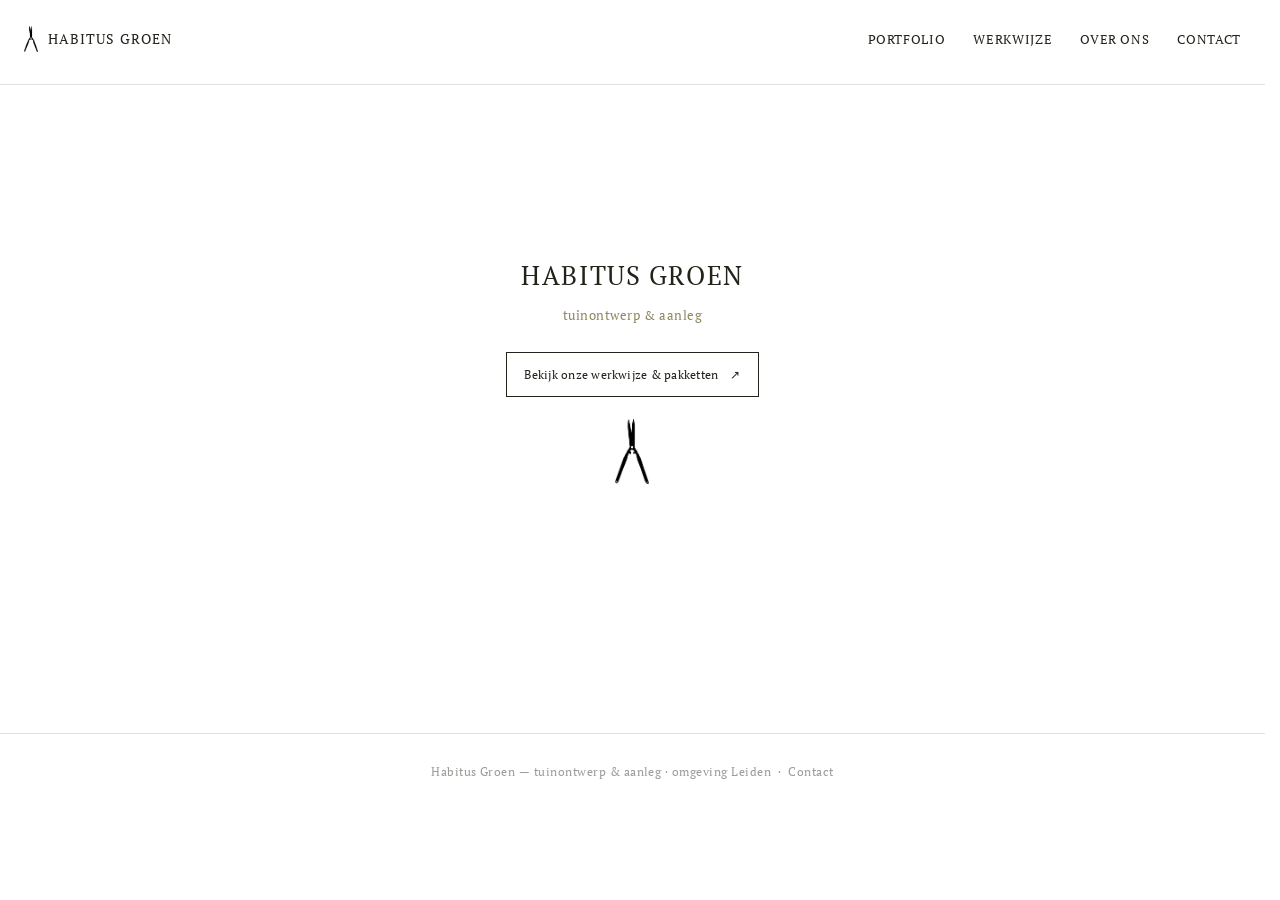
<file: index.html>
<!DOCTYPE html>
<html lang="nl">
<head>
<meta charset="UTF-8">
<meta name="viewport" content="width=device-width, initial-scale=1.0">
<title>Habitus Groen — Tuinontwerp &amp; Aanleg</title>
<meta name="description" content="Habitus Groen: tuinontwerp en aanleg in .">
<link rel="stylesheet" href="styles.css">
<link rel="icon" type="image/png" sizes="64x64" href="images/favicon.png">
<link rel="apple-touch-icon" href="images/favicon.png">
</head>
<body>

<header class="site-header">
  <div class="logo"><a href="index.html"><img class="logo-icon" src="images/tuinschaar-01.png" alt="">Habitus Groen</a></div>
  <button class="menu-toggle" aria-label="Menu">Menu</button>
  <nav class="main-nav">
    <a href="work.html">Portfolio</a>
    <a href="werkwijze.html">Werkwijze</a>
    <a href="about.html">Over ons</a>
    <a href="contact.html">Contact</a>
  </nav>
</header>

<section class="hero">
  <div class="hero-center">
    <div class="eyebrow">HABITUS GROEN</div>
    <div class="eyebrow-sub">tuinontwerp &amp; aanleg</div>
    <a class="hero-cta" href="werkwijze.html">Bekijk onze werkwijze &amp; pakketten <span aria-hidden="true">↗</span></a>
    <img class="hero-icon" src="images/tuinschaar-01.png" alt="Habitus Groen logo — tuinschaar">
  </div>
</section>

<footer class="site-footer-min">
  Habitus Groen — tuinontwerp &amp; aanleg · omgeving Leiden &nbsp;·&nbsp; <a href="contact.html">Contact</a>
</footer>

<script src="script.js"></script>
</body>
</html>
</file>
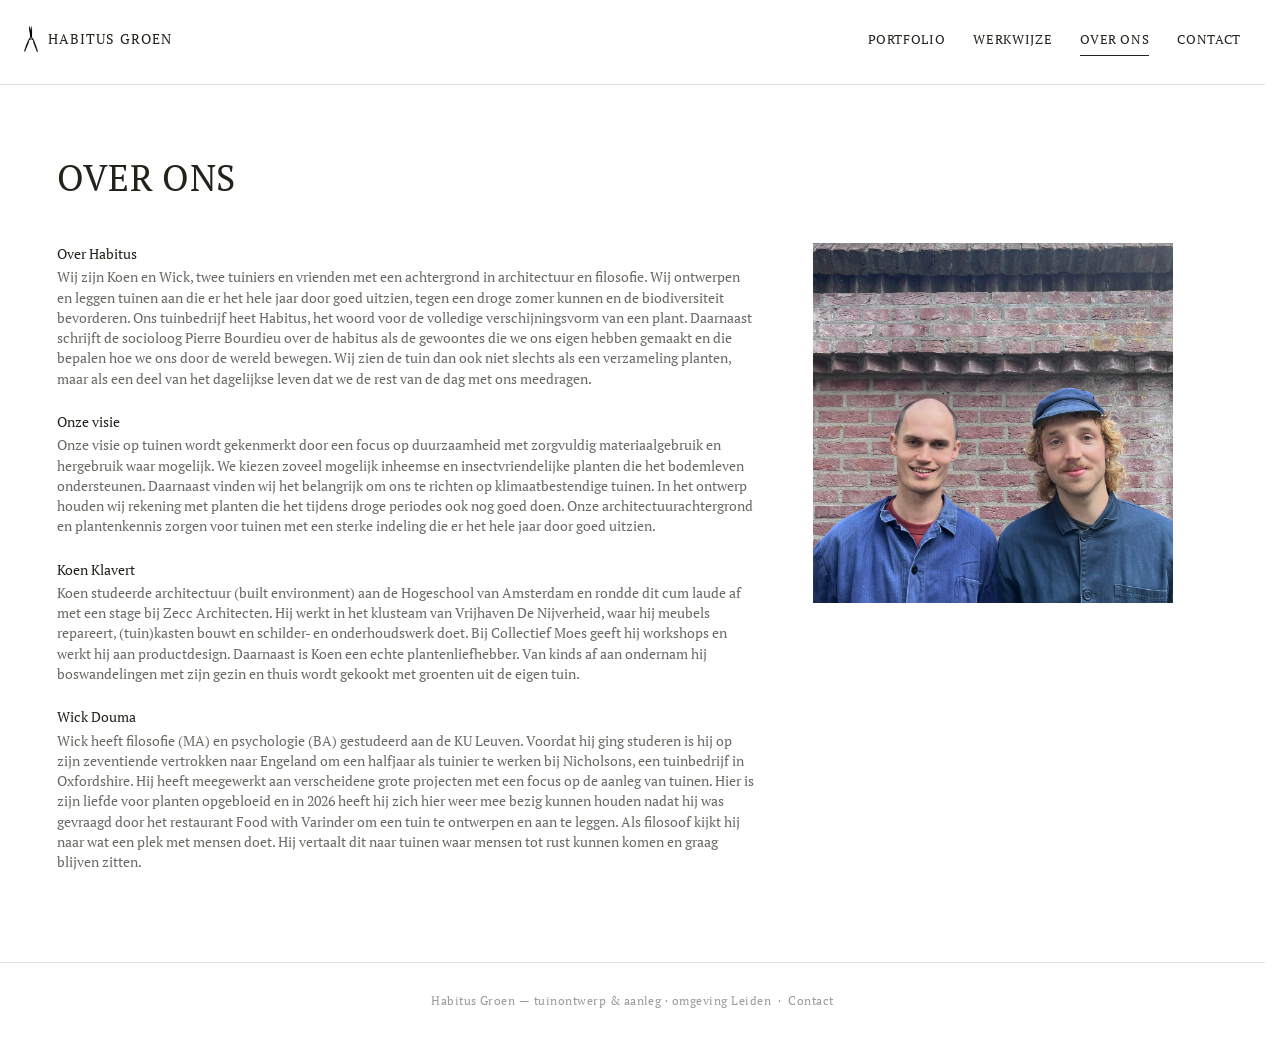
<file: about.html>
<!DOCTYPE html>
<html lang="nl">
<head>
<meta charset="UTF-8">
<meta name="viewport" content="width=device-width, initial-scale=1.0">
<title>Over ons — Habitus Groen</title>
<link rel="stylesheet" href="styles.css">
<link rel="icon" type="image/png" sizes="64x64" href="images/favicon.png">
<link rel="apple-touch-icon" href="images/favicon.png">
</head>
<body>

<header class="site-header">
  <div class="logo"><a href="index.html"><img class="logo-icon" src="images/tuinschaar-01.png" alt="">Habitus Groen</a></div>
  <button class="menu-toggle" aria-label="Menu">Menu</button>
  <nav class="main-nav">
    <a href="work.html">Portfolio</a>
    <a href="werkwijze.html">Werkwijze</a>
    <a href="about.html" aria-current="page">Over ons</a>
    <a href="contact.html">Contact</a>
  </nav>
</header>

<main class="about-page">
  <div class="about-title">
    <h1>Over ons</h1>
  </div>

  <div class="about-layout">
    <div class="about-copy">
      <section>
        <h2>Over Habitus</h2>
        <p>Wij zijn Koen en Wick, twee tuiniers en vrienden met een achtergrond in architectuur en filosofie. Wij ontwerpen en leggen tuinen aan die er het hele jaar door goed uitzien, tegen een droge zomer kunnen en de biodiversiteit bevorderen. Ons tuinbedrijf heet Habitus, het woord voor de volledige verschijningsvorm van een plant. Daarnaast schrijft de socioloog Pierre Bourdieu over de habitus als de gewoontes die we ons eigen hebben gemaakt en die bepalen hoe we ons door de wereld bewegen. Wij zien de tuin dan ook niet slechts als een verzameling planten, maar als een deel van het dagelijkse leven dat we de rest van de dag met ons meedragen.</p>
      </section>

      <section>
        <h2>Onze visie</h2>
        <p>Onze visie op tuinen wordt gekenmerkt door een focus op duurzaamheid met zorgvuldig materiaalgebruik en hergebruik waar mogelijk. We kiezen zoveel mogelijk inheemse en insectvriendelijke planten die het bodemleven ondersteunen. Daarnaast vinden wij het belangrijk om ons te richten op klimaatbestendige tuinen. In het ontwerp houden wij rekening met planten die het tijdens droge periodes ook nog goed doen. Onze architectuurachtergrond en plantenkennis zorgen voor tuinen met een sterke indeling die er het hele jaar door goed uitzien.</p>
      </section>

      <section>
        <h2>Koen Klavert</h2>
        <p>Koen studeerde architectuur (built environment) aan de Hogeschool van Amsterdam en rondde dit cum laude af met een stage bij Zecc Architecten. Hij werkt in het klusteam van Vrijhaven De Nijverheid, waar hij meubels repareert, (tuin)kasten bouwt en schilder- en onderhoudswerk doet. Bij Collectief Moes geeft hij workshops en werkt hij aan productdesign. Daarnaast is Koen een echte plantenliefhebber. Van kinds af aan ondernam hij boswandelingen met zijn gezin en thuis wordt gekookt met groenten uit de eigen tuin.</p>
      </section>

      <section>
        <h2>Wick Douma</h2>
        <p>Wick heeft filosofie (MA) en psychologie (BA) gestudeerd aan de KU Leuven. Voordat hij ging studeren is hij op zijn zeventiende vertrokken naar Engeland om een halfjaar als tuinier te werken bij Nicholsons, een tuinbedrijf in Oxfordshire. Hij heeft meegewerkt aan verscheidene grote projecten met een focus op de aanleg van tuinen. Hier is zijn liefde voor planten opgebloeid en in 2026 heeft hij zich hier weer mee bezig kunnen houden nadat hij was gevraagd door het restaurant Food with Varinder om een tuin te ontwerpen en aan te leggen. Als filosoof kijkt hij naar wat een plek met mensen doet. Hij vertaalt dit naar tuinen waar mensen tot rust kunnen komen en graag blijven zitten.</p>
      </section>
    </div>

    <div class="about-photo">
      <img src="images/koen_wick.jpg" alt="Koen en Wick van Habitus Groen" width="1200" height="1200">
    </div>
  </div>
</main>

<footer class="site-footer-min">
  Habitus Groen — tuinontwerp &amp; aanleg · omgeving Leiden &nbsp;·&nbsp; <a href="contact.html">Contact</a>
</footer>

<script src="script.js"></script>
</body>
</html>
</file>
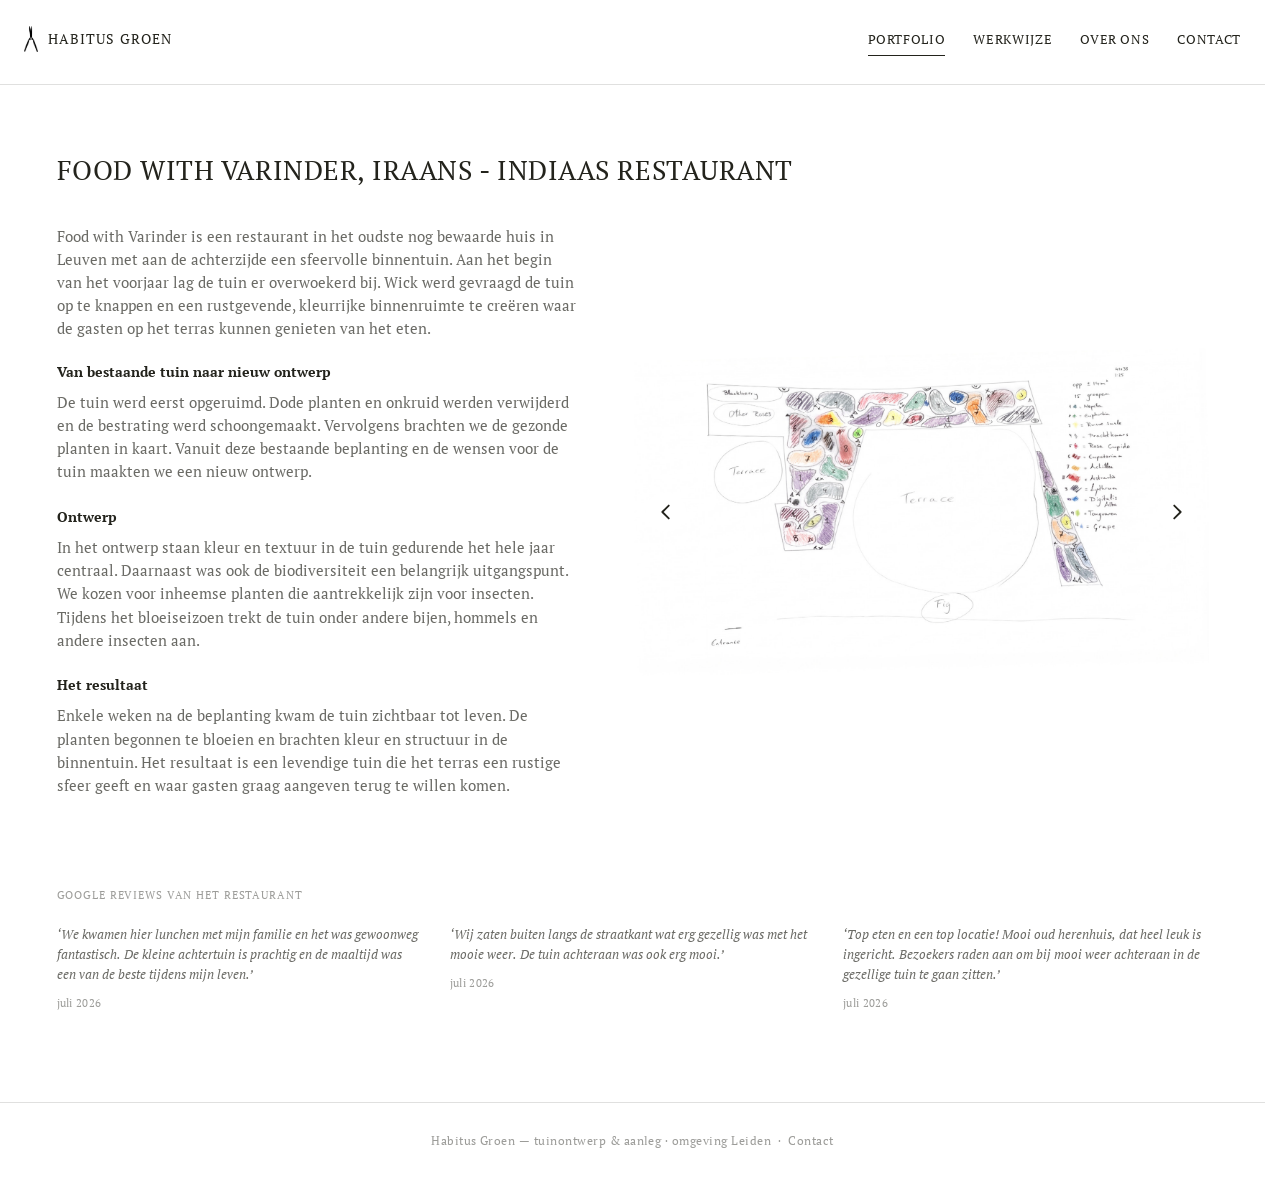
<file: project-dudoo.html>
<!DOCTYPE html>
<html lang="nl">
<head>
<meta charset="UTF-8">
<meta name="viewport" content="width=device-width, initial-scale=1.0">
<title>Food with Varinder — Habitus Groen</title>
<link rel="stylesheet" href="styles.css">
<link rel="icon" type="image/png" sizes="64x64" href="images/favicon.png">
<link rel="apple-touch-icon" href="images/favicon.png">
</head>
<body>

<header class="site-header">
  <div class="logo"><a href="index.html"><img class="logo-icon" src="images/tuinschaar-01.png" alt="">Habitus Groen</a></div>
  <button class="menu-toggle" aria-label="Menu">Menu</button>
  <nav class="main-nav">
    <a href="work.html" aria-current="page">Portfolio</a>
    <a href="werkwijze.html">Werkwijze</a>
    <a href="about.html">Over ons</a>
    <a href="contact.html">Contact</a>
  </nav>
</header>

<div class="project-hero">
  <h1>Food with Varinder, Iraans - Indiaas restaurant</h1>
</div>

<div class="intro-grid">
  <div class="intro-text">
    <p>Food with Varinder is een restaurant in het oudste nog bewaarde huis in Leuven met aan de achterzijde een sfeervolle binnentuin. Aan het begin van het voorjaar lag de tuin er overwoekerd bij. Wick werd gevraagd de tuin op te knappen en een rustgevende, kleurrijke binnenruimte te creëren waar de gasten op het terras kunnen genieten van het eten.</p>

    <section>
      <h3>Van bestaande tuin naar nieuw ontwerp</h3>
      <p>De tuin werd eerst opgeruimd. Dode planten en onkruid werden verwijderd en de bestrating werd schoongemaakt. Vervolgens brachten we de gezonde planten in kaart. Vanuit deze bestaande beplanting en de wensen voor de tuin maakten we een nieuw ontwerp.</p>
    </section>

    <section>
      <h3>Ontwerp</h3>
      <p>In het ontwerp staan kleur en textuur in de tuin gedurende het hele jaar centraal. Daarnaast was ook de biodiversiteit een belangrijk uitgangspunt. We kozen voor inheemse planten die aantrekkelijk zijn voor insecten. Tijdens het bloeiseizoen trekt de tuin onder andere bijen, hommels en andere insecten aan.</p>
    </section>

    <section>
      <h3>Het resultaat</h3>
      <p>Enkele weken na de beplanting kwam de tuin zichtbaar tot leven. De planten begonnen te bloeien en brachten kleur en structuur in de binnentuin. Het resultaat is een levendige tuin die het terras een rustige sfeer geeft en waar gasten graag aangeven terug te willen komen.</p>
    </section>
  </div>

  <div class="intro-photo slideshow" aria-roledescription="carousel" aria-label="Foto's van de tuin bij Food with Varinder">
    <div class="slides">
      <img class="slide active" src="images/slideshow/1.png" alt="Tuin bij Food with Varinder, foto 1">
      <img class="slide" src="images/slideshow/2.png" alt="Tuin bij Food with Varinder, foto 2">
      <img class="slide" src="images/slideshow/3.png" alt="Tuin bij Food with Varinder, foto 3">
      <img class="slide" src="images/slideshow/4.png" alt="Tuin bij Food with Varinder, foto 4">
      <img class="slide" src="images/slideshow/5.png" alt="Tuin bij Food with Varinder, foto 5">
    </div>
    <button class="slide-btn prev" type="button" aria-label="Vorige foto">
      <svg viewBox="0 0 24 24" width="22" height="22" fill="none" stroke="currentColor" stroke-width="2" stroke-linecap="round" stroke-linejoin="round"><polyline points="15 5 8 12 15 19"/></svg>
    </button>
    <button class="slide-btn next" type="button" aria-label="Volgende foto">
      <svg viewBox="0 0 24 24" width="22" height="22" fill="none" stroke="currentColor" stroke-width="2" stroke-linecap="round" stroke-linejoin="round"><polyline points="9 5 16 12 9 19"/></svg>
    </button>
  </div>
</div>

<div class="reviews-wrap">
  <div class="reviews-label">Google reviews van het restaurant</div>
  <div class="reviews">
    <div class="review">
      <q>We kwamen hier lunchen met mijn familie en het was gewoonweg fantastisch. De kleine achtertuin is prachtig en de maaltijd was een van de beste tijdens mijn leven.</q>
      <cite>juli 2026</cite>
    </div>
    <div class="review">
      <q>Wij zaten buiten langs de straatkant wat erg gezellig was met het mooie weer. De tuin achteraan was ook erg mooi.</q>
      <cite>juli 2026</cite>
    </div>
    <div class="review">
      <q>Top eten en een top locatie! Mooi oud herenhuis, dat heel leuk is ingericht. Bezoekers raden aan om bij mooi weer achteraan in de gezellige tuin te gaan zitten.</q>
      <cite>juli 2026</cite>
    </div>
  </div>
</div>

<footer class="site-footer-min">
  Habitus Groen — tuinontwerp &amp; aanleg · omgeving Leiden &nbsp;·&nbsp; <a href="contact.html">Contact</a>
</footer>

<script src="script.js"></script>
</body>
</html>
</file>
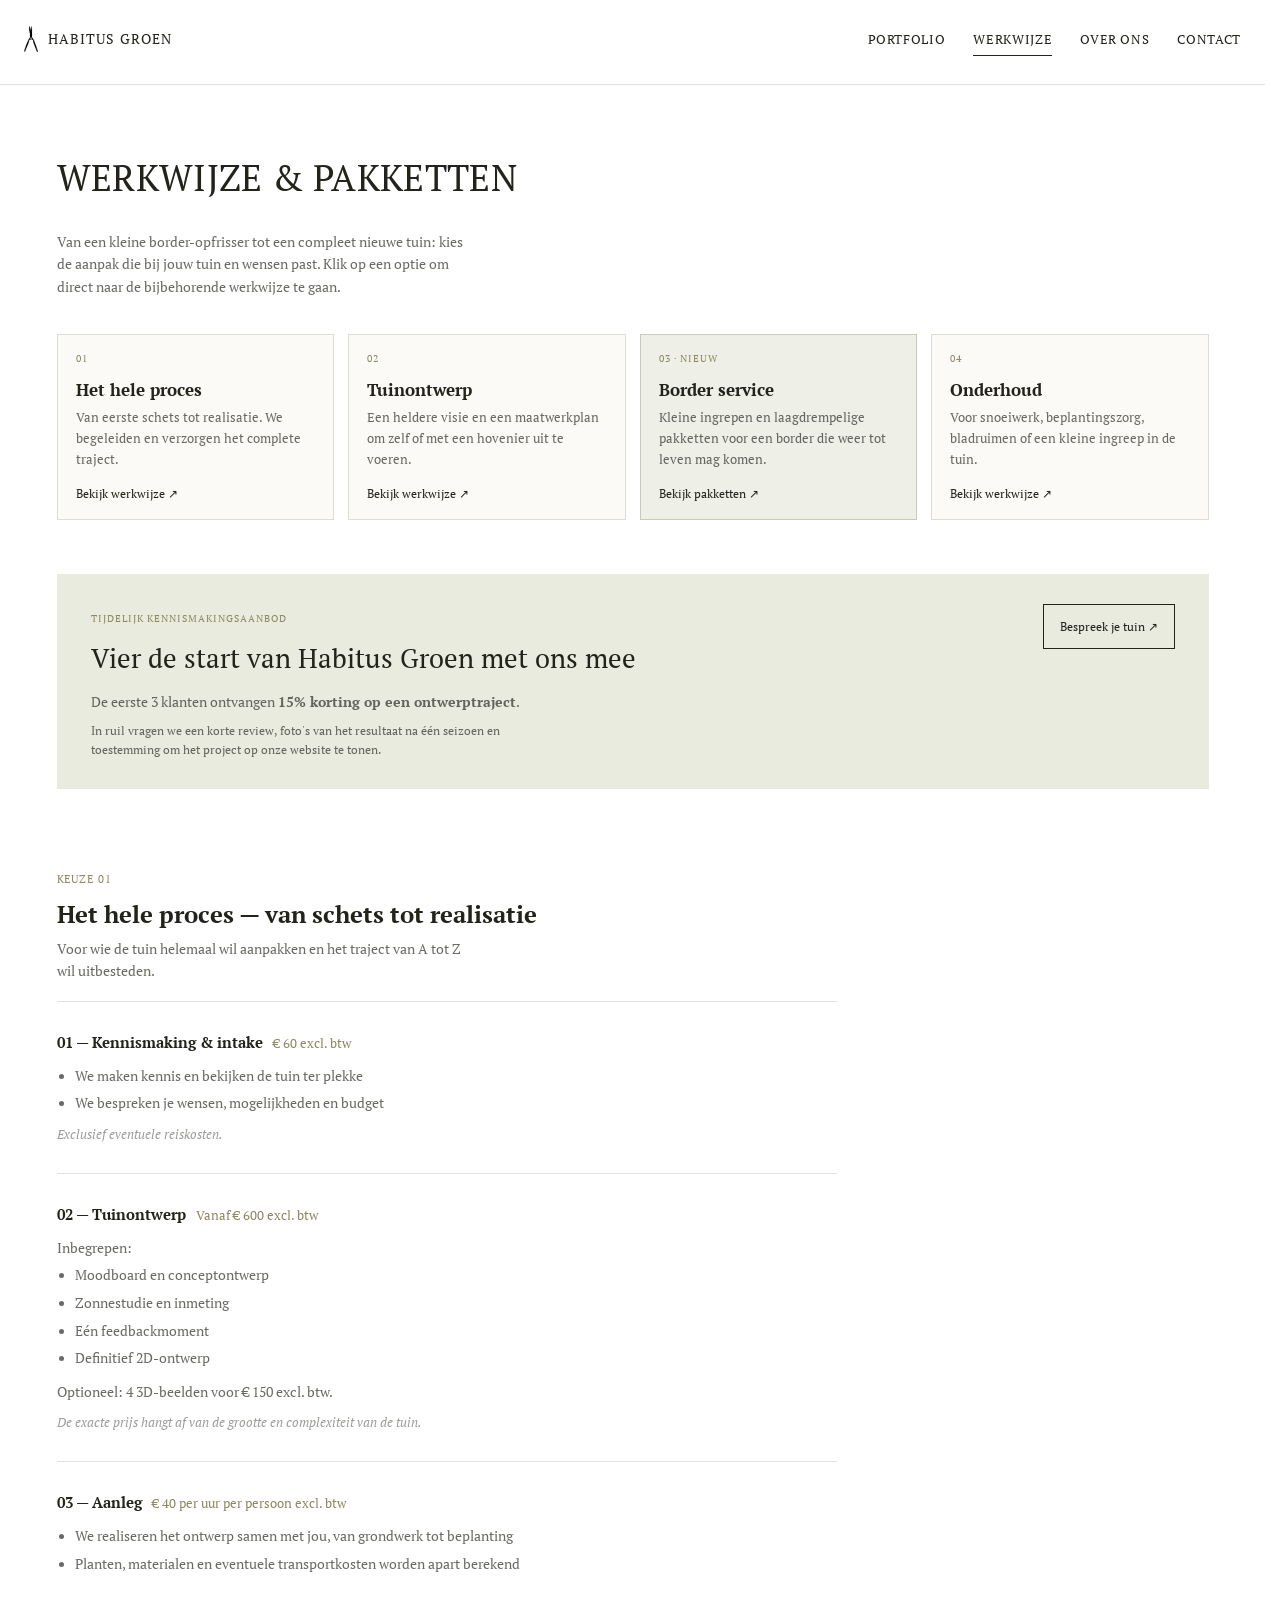
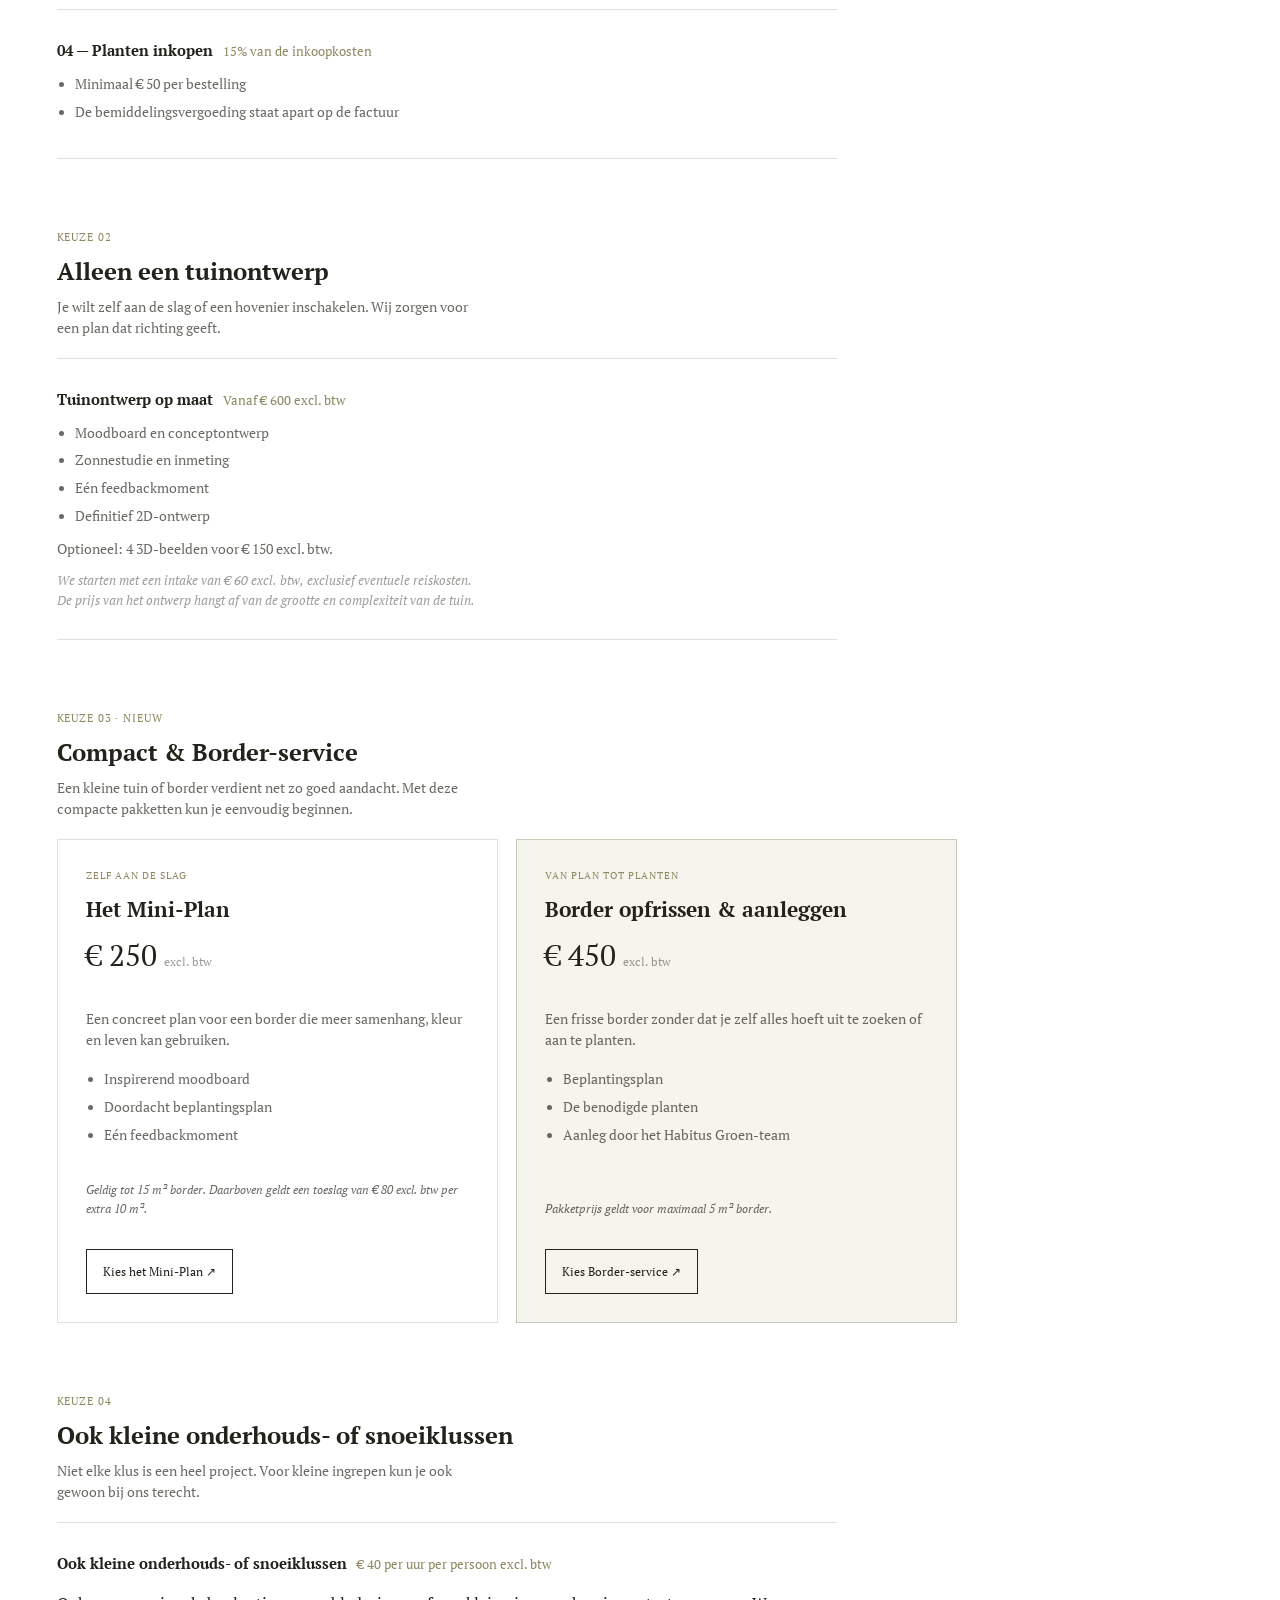
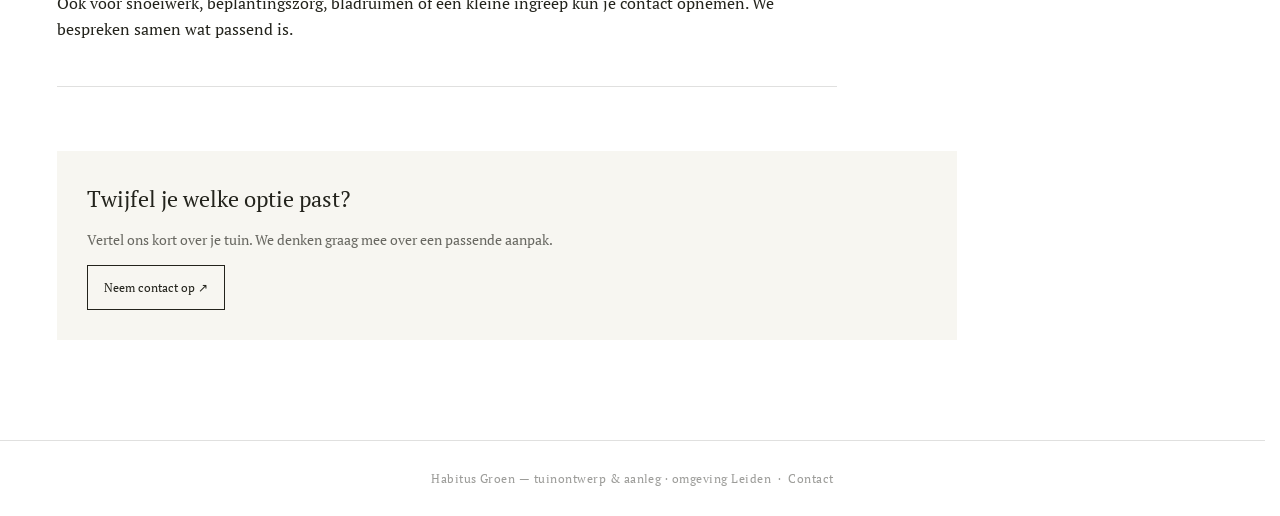
<file: werkwijze.html>
<!DOCTYPE html>
<html lang="nl">
<head>
<meta charset="UTF-8">
<meta name="viewport" content="width=device-width, initial-scale=1.0">
<title>Werkwijze &amp; pakketten — Habitus Groen</title>
<meta name="description" content="Ontdek de werkwijze en pakketten van Habitus Groen: van compleet tuintraject tot mini-plan, borderservice en kleine onderhoudsklussen in omgeving Leiden.">
<link rel="stylesheet" href="styles.css">
<link rel="icon" type="image/png" sizes="64x64" href="images/favicon.png">
<link rel="apple-touch-icon" href="images/favicon.png">
</head>
<body>
<header class="site-header">
  <div class="logo"><a href="index.html"><img class="logo-icon" src="images/tuinschaar-01.png" alt="">Habitus Groen</a></div>
  <button class="menu-toggle" aria-label="Menu">Menu</button>
  <nav class="main-nav"><a href="work.html">Portfolio</a><a href="werkwijze.html" aria-current="page">Werkwijze</a><a href="about.html">Over ons</a><a href="contact.html">Contact</a></nav>
</header>
<div class="page-title"><h1>Werkwijze &amp; pakketten</h1></div>
<div class="werkwijze-intro"><p>Van een kleine border-opfrisser tot een compleet nieuwe tuin: kies de aanpak die bij jouw tuin en wensen past. Klik op een optie om direct naar de bijbehorende werkwijze te gaan.</p></div>
<section class="keuze-grid" aria-label="Kies je werkwijze">
  <a class="keuze-kaart" href="#compleet"><span class="keuze-nummer">01</span><h2>Het hele proces</h2><p>Van eerste schets tot realisatie. We begeleiden en verzorgen het complete traject.</p><span class="keuze-link">Bekijk werkwijze ↗</span></a>
  <a class="keuze-kaart" href="#ontwerp"><span class="keuze-nummer">02</span><h2>Tuinontwerp</h2><p>Een heldere visie en een maatwerkplan om zelf of met een hovenier uit te voeren.</p><span class="keuze-link">Bekijk werkwijze ↗</span></a>
  <a class="keuze-kaart keuze-kaart-highlight" href="#compact"><span class="keuze-nummer">03 · NIEUW</span><h2>Border service</h2><p>Kleine ingrepen en laagdrempelige pakketten voor een border die weer tot leven mag komen.</p><span class="keuze-link">Bekijk pakketten ↗</span></a>
  <a class="keuze-kaart" href="#onderhoud"><span class="keuze-nummer">04</span><h2>Onderhoud</h2><p>Voor snoeiwerk, beplantingszorg, bladruimen of een kleine ingreep in de tuin.</p><span class="keuze-link">Bekijk werkwijze ↗</span></a>
</section>
<div class="lancering-banner"><div><span class="banner-kicker">Tijdelijk kennismakingsaanbod</span><h2>Vier de start van Habitus Groen met ons mee</h2><p>De eerste 3 klanten ontvangen <strong>15% korting op een ontwerptraject</strong>.</p><p class="banner-small">In ruil vragen we een korte review, foto's van het resultaat na één seizoen en toestemming om het project op onze website te tonen.</p></div><a class="banner-cta" href="contact.html">Bespreek je tuin ↗</a></div>
<main class="werkwijze-list">
<section class="werkwijze-optie" id="compleet"><div class="optie-head"><span class="optie-label">Keuze 01</span><h2 class="optie-title">Het hele proces — van schets tot realisatie</h2><p class="optie-sub">Voor wie de tuin helemaal wil aanpakken en het traject van A tot Z wil uitbesteden.</p></div>
<div class="werkwijze-fase"><div class="fase-head"><h3>01 — Kennismaking &amp; intake</h3><span class="fase-price">€ 60 excl. btw</span></div><div class="fase-content"><ul><li>We maken kennis en bekijken de tuin ter plekke</li><li>We bespreken je wensen, mogelijkheden en budget</li></ul><p class="fase-note">Exclusief eventuele reiskosten.</p></div></div>
<div class="werkwijze-fase"><div class="fase-head"><h3>02 — Tuinontwerp</h3><span class="fase-price">Vanaf € 600 excl. btw</span></div><div class="fase-content"><p class="fase-label">Inbegrepen:</p><ul><li>Moodboard en conceptontwerp</li><li>Zonnestudie en inmeting</li><li>Eén feedbackmoment</li><li>Definitief 2D-ontwerp</li></ul><p class="fase-label">Optioneel: 4 3D-beelden voor € 150 excl. btw.</p><p class="fase-note">De exacte prijs hangt af van de grootte en complexiteit van de tuin.</p></div></div>
<div class="werkwijze-fase"><div class="fase-head"><h3>03 — Aanleg</h3><span class="fase-price">€ 40 per uur per persoon excl. btw</span></div><div class="fase-content"><ul><li>We realiseren het ontwerp samen met jou, van grondwerk tot beplanting</li><li>Planten, materialen en eventuele transportkosten worden apart berekend</li></ul></div></div>
<div class="werkwijze-fase"><div class="fase-head"><h3>04 — Planten inkopen</h3><span class="fase-price">15% van de inkoopkosten</span></div><div class="fase-content"><ul><li>Minimaal € 50 per bestelling</li><li>De bemiddelingsvergoeding staat apart op de factuur</li></ul></div></div></section>
<section class="werkwijze-optie" id="ontwerp"><div class="optie-head"><span class="optie-label">Keuze 02</span><h2 class="optie-title">Alleen een tuinontwerp</h2><p class="optie-sub">Je wilt zelf aan de slag of een hovenier inschakelen. Wij zorgen voor een plan dat richting geeft.</p></div><div class="werkwijze-fase"><div class="fase-head"><h3>Tuinontwerp op maat</h3><span class="fase-price">Vanaf € 600 excl. btw</span></div><div class="fase-content"><ul><li>Moodboard en conceptontwerp</li><li>Zonnestudie en inmeting</li><li>Eén feedbackmoment</li><li>Definitief 2D-ontwerp</li></ul><p class="fase-label">Optioneel: 4 3D-beelden voor € 150 excl. btw.</p><p class="fase-note">We starten met een intake van € 60 excl. btw, exclusief eventuele reiskosten. De prijs van het ontwerp hangt af van de grootte en complexiteit van de tuin.</p></div></div></section>
<section class="werkwijze-optie" id="compact"><div class="optie-head"><span class="optie-label">Keuze 03 · Nieuw</span><h2 class="optie-title">Compact &amp; Border-service</h2><p class="optie-sub">Een kleine tuin of border verdient net zo goed aandacht. Met deze compacte pakketten kun je eenvoudig beginnen.</p></div>
<div class="pakket-grid"><article class="pakket-kaart"><span class="pakket-label">Zelf aan de slag</span><h3>Het Mini-Plan</h3><p class="pakket-prijs">€ 250 <small>excl. btw</small></p><p>Een concreet plan voor een border die meer samenhang, kleur en leven kan gebruiken.</p><ul><li>Inspirerend moodboard</li><li>Doordacht beplantingsplan</li><li>Eén feedbackmoment</li></ul><p class="pakket-voorwaarde">Geldig tot 15 m² border. Daarboven geldt een toeslag van € 80 excl. btw per extra 10 m².</p><a class="pakket-cta" href="contact.html">Kies het Mini-Plan ↗</a></article>
<article class="pakket-kaart pakket-kaart-featured"><span class="pakket-label">Van plan tot planten</span><h3>Border opfrissen &amp; aanleggen</h3><p class="pakket-prijs">€ 450 <small>excl. btw</small></p><p>Een frisse border zonder dat je zelf alles hoeft uit te zoeken of aan te planten.</p><ul><li>Beplantingsplan</li><li>De benodigde planten</li><li>Aanleg door het Habitus Groen-team</li></ul><p class="pakket-voorwaarde">Pakketprijs geldt voor maximaal 5 m² border.</p><a class="pakket-cta" href="contact.html">Kies Border-service ↗</a></article></div>
</section>
<section class="werkwijze-optie" id="onderhoud"><div class="optie-head"><span class="optie-label">Keuze 04</span><h2 class="optie-title">Ook kleine onderhouds- of snoeiklussen</h2><p class="optie-sub">Niet elke klus is een heel project. Voor kleine ingrepen kun je ook gewoon bij ons terecht.</p></div><div class="werkwijze-fase"><div class="fase-head"><h3>Ook kleine onderhouds- of snoeiklussen</h3><span class="fase-price">€ 40 per uur per persoon excl. btw</span></div><div class="fase-content"><p>Ook voor snoeiwerk, beplantingszorg, bladruimen of een kleine ingreep kun je contact opnemen. We bespreken samen wat passend is.</p></div></div></section>
<div class="werkwijze-afsluiting"><h2>Twijfel je welke optie past?</h2><p>Vertel ons kort over je tuin. We denken graag mee over een passende aanpak.</p><a class="pakket-cta" href="contact.html">Neem contact op ↗</a></div>
</main>
<footer class="site-footer-min">Habitus Groen — tuinontwerp &amp; aanleg · omgeving Leiden &nbsp;·&nbsp; <a href="contact.html">Contact</a></footer>
<script src="script.js"></script>
</body></html>
</file>
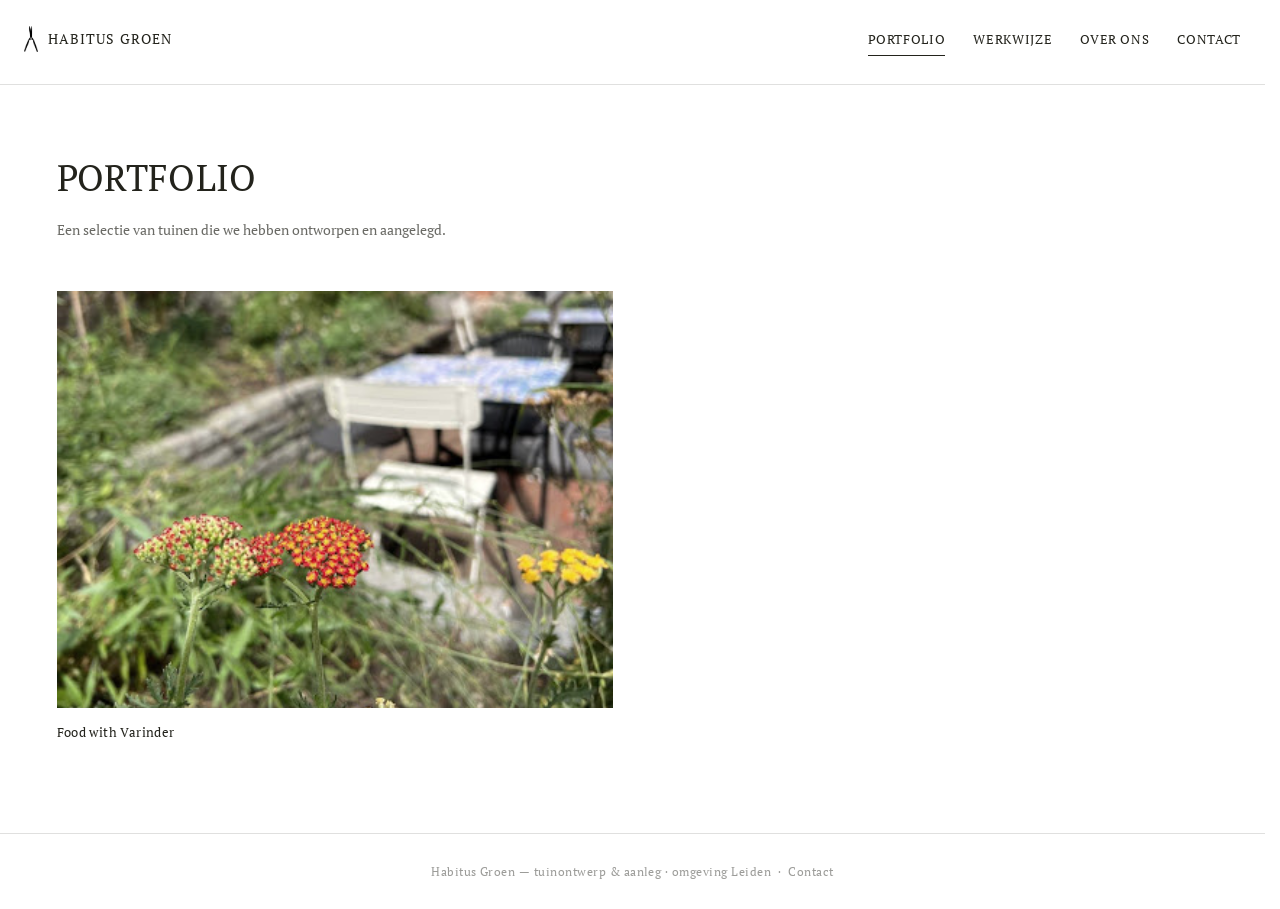
<file: work.html>
<!DOCTYPE html>
<html lang="nl">
<head>
<meta charset="UTF-8">
<meta name="viewport" content="width=device-width, initial-scale=1.0">
<title>Portfolio — Habitus Groen</title>
<link rel="stylesheet" href="styles.css">
<link rel="icon" type="image/png" sizes="64x64" href="images/favicon.png">
<link rel="apple-touch-icon" href="images/favicon.png">
</head>
<body>

<header class="site-header">
  <div class="logo"><a href="index.html"><img class="logo-icon" src="images/tuinschaar-01.png" alt="">Habitus Groen</a></div>
  <button class="menu-toggle" aria-label="Menu">Menu</button>
  <nav class="main-nav">
    <a href="work.html" aria-current="page">Portfolio</a>
    <a href="werkwijze.html">Werkwijze</a>
    <a href="about.html">Over ons</a>
    <a href="contact.html">Contact</a>
  </nav>
</header>

<div class="page-title">
  <h1>Portfolio</h1>
  <p>Een selectie van tuinen die we hebben ontworpen en aangelegd.</p>
</div>

<div class="project-grid">
  <a href="project-dudoo.html" class="project-card">
    <div class="thumb">
      <img class="pos-bloem" src="images/tuin_na_bloem.jpg" alt="Bloeiende tuin bij Food with Varinder">
    </div>
    <div class="meta">
      <span>Food with Varinder</span>
    </div>
  </a>
</div>

<footer class="site-footer-min">
  Habitus Groen — tuinontwerp &amp; aanleg · omgeving Leiden &nbsp;·&nbsp; <a href="contact.html">Contact</a>
</footer>

<script src="script.js"></script>
</body>
</html>
</file>
<file: styles.css>
@import url('https://fonts.googleapis.com/css2?family=PT+Serif:ital,wght@0,400;0,700;1,400;1,700&display=swap');

:root {
  --font: 'PT Serif', Georgia, 'Times New Roman', serif;
  --paper: #FFFFFF;
  --ink: #23231C;
  --ink-soft: rgba(35,35,28,0.68);
  --ink-faint: rgba(35,35,28,0.45);
  --accent: #8C8862;
  --line: rgba(35,35,28,0.14);
  --max: 1200px;
  --gutter: 24px;
}

* { box-sizing: border-box; }
html { scroll-behavior: smooth; overflow-y: scroll; scrollbar-gutter: stable; }

body {
  margin: 0;
  font-family: var(--font);
  background: var(--paper);
  color: var(--ink);
  font-size: 16px;
  line-height: 1.6;
}

a { color: inherit; text-decoration: none; }

.wrap { max-width: var(--max); margin: 0 auto; padding: 0 var(--gutter); }

/* ---------- Header ---------- */
.site-header {
  display: flex;
  justify-content: space-between;
  align-items: center;
  padding: 26px var(--gutter);
  border-bottom: 1px solid var(--line);
  position: relative;
  z-index: 10;
  background: var(--paper);
}

.logo {
  font-size: 14px;
  letter-spacing: 0.08em;
  text-transform: uppercase;
}

/* tuinschaar-icoon voor het logo (niet op de homepage) */
.logo a { display: inline-flex; align-items: center; gap: 10px; }
.logo-icon { height: 26px; width: auto; display: block; }

nav.main-nav {
  display: flex;
  gap: 28px;
  font-size: 13px;
  letter-spacing: 0.05em;
  text-transform: uppercase;
}

nav.main-nav a {
  padding-bottom: 5px;
  border-bottom: 1px solid transparent;
  transition: border-color 0.2s ease, color 0.2s ease;
}
nav.main-nav a[aria-current="page"] {
  border-bottom-color: var(--ink);
}
nav.main-nav a:hover {
  border-bottom-color: var(--accent);
  color: var(--accent);
}

.menu-toggle {
  display: none;
  background: none;
  border: none;
  font-family: var(--font);
  font-size: 13px;
  letter-spacing: 0.05em;
  text-transform: uppercase;
  cursor: pointer;
  color: var(--ink);
}

/* ---------- Fixed centered brand mark (stays centered while scrolling) ---------- */
.floating-logo {
  position: fixed;
  top: 50%;
  left: 50%;
  transform: translate(-50%, -50%);
  width: 23px;
  height: auto;
  max-height: 44px;
  object-fit: contain;
  z-index: 20;
  pointer-events: none;
  opacity: 0.96;
}
@media (max-width: 900px) {
  .floating-logo { width: 19px; max-height: 36px; }
}

/* ---------- Hero (home) ---------- */
.hero {
  min-height: 72vh;
  display: flex;
  align-items: center;
  justify-content: center;
}
.hero-center {
  text-align: center;
  transform: translateY(-40px);
}
.hero-center .eyebrow {
  font-size: 26px;
  letter-spacing: 0.06em;
}
.hero-center .hero-icon { display: block; width: 34px; height: auto; margin: 22px auto 0; }
.hero-center .eyebrow-sub {
  margin-top: 8px;
  font-size: 13px;
  letter-spacing: 0.04em;
  color: var(--accent);
}

/* ---------- Minimal footer ---------- */
footer.site-footer-min {
  border-top: 1px solid var(--line);
  padding: 28px var(--gutter);
  text-align: center;
  font-size: 12px;
  letter-spacing: 0.04em;
  color: var(--ink-faint);
}
footer.site-footer-min a { border-bottom: 1px solid transparent; }
footer.site-footer-min a:hover { border-bottom-color: var(--accent); color: var(--accent); }

/* ---------- Page title ---------- */
.page-title {
  padding: 64px var(--gutter) 36px;
  max-width: var(--max);
  margin: 0 auto;
}
.page-title h1 {
  font-size: clamp(26px, 3.4vw, 36px);
  font-weight: 400;
  letter-spacing: 0.01em;
  margin: 0;
  text-transform: uppercase;
}
.page-title p {
  margin-top: 12px;
  font-size: 14px;
  color: var(--ink-soft);
  max-width: 60ch;
}

/* ---------- Portfolio grid ---------- */
.project-grid {
  max-width: var(--max);
  margin: 0 auto;
  padding: 0 var(--gutter) 90px;
  display: grid;
  grid-template-columns: repeat(2, 1fr);
  gap: 48px 40px;
}
.project-card { display: block; }
.project-card .thumb { aspect-ratio: 4/3; overflow: hidden; background: #ece9dd; filter: grayscale(0.15); }
.project-card .thumb img { width: 100%; height: 100%; object-fit: cover; display: block; transition: transform 0.5s ease; }
.project-card:hover .thumb img { transform: scale(1.02); }
/* bloem beter in beeld: uitsnede iets naar beneden */
.project-card .thumb img.pos-bloem { object-position: 50% 85%; }
.project-card .meta {
  display: flex;
  justify-content: space-between;
  margin-top: 14px;
  font-size: 13px;
  letter-spacing: 0.03em;
}
.project-card .meta .loc { color: var(--ink-faint); }
.project-card.placeholder .thumb {
  display: flex; align-items: center; justify-content: center;
  border: 1px dashed var(--line); background: transparent;
  font-size: 12px; letter-spacing: 0.04em; text-transform: uppercase;
  color: var(--ink-faint); text-align: center; padding: 20px;
}

/* ---------- Project detail: intro (title + two-column) ---------- */
.project-hero {
  max-width: var(--max);
  margin: 0 auto;
  padding: 64px var(--gutter) 0;
}
.project-hero h1 {
  font-size: clamp(20px, 2.4vw, 27px);
  font-weight: 400;
  text-transform: uppercase;
  letter-spacing: 0.02em;
  margin: 0 0 32px;
}

.intro-grid {
  max-width: var(--max);
  margin: 0 auto;
  padding: 0 var(--gutter) 70px;
  display: grid;
  grid-template-columns: 1fr 1.1fr;
  gap: 56px;
  align-items: start;
}
.intro-text p { font-size: 14.5px; color: var(--ink-soft); margin: 0 0 20px; }
.intro-text h3 {
  font-size: 14px;
  font-weight: 700;
  text-transform: none;
  margin: 0 0 8px;
}
.intro-text section { margin-bottom: 22px; }
.intro-text section:last-child { margin-bottom: 0; }
.intro-photo { aspect-ratio: 4/3.6; overflow: hidden; background: #ece9dd; }
.intro-photo img { width: 100%; height: 100%; object-fit: cover; display: block; }

/* Slideshow */
.intro-photo.slideshow { position: relative; aspect-ratio: 1/1; }
.slideshow .slides, .slideshow .slide { position: absolute; inset: 0; }
.slideshow .slide { opacity: 0; transition: opacity 0.6s ease; }
.slideshow .slide.active { opacity: 1; }
.slide-btn {
  position: absolute; top: 50%; transform: translateY(-50%);
  width: 40px; height: 40px; border: none; border-radius: 50%;
  background: rgba(255,255,255,0.85); color: var(--ink);
  display: flex; align-items: center; justify-content: center;
  cursor: pointer; z-index: 2; padding: 0;
  transition: background 0.2s ease;
}
.slide-btn:hover { background: #fff; }
.slide-btn.prev { left: 12px; }
.slide-btn.next { right: 12px; }

/* ---------- Reviews ---------- */
.reviews-wrap { max-width: var(--max); margin: 0 auto; padding: 0 var(--gutter) 90px; }
.reviews-label {
  font-size: 11px; letter-spacing: 0.08em; text-transform: uppercase;
  color: var(--ink-faint); margin-bottom: 20px;
}
.reviews {
  display: grid;
  grid-template-columns: repeat(3, 1fr);
  gap: 28px;
}
.review { font-size: 12.5px; font-style: italic; line-height: 1.6; color: var(--ink-soft); }
.review cite {
  display: block; margin-top: 10px; font-style: normal;
  font-size: 11px; letter-spacing: 0.03em; color: var(--ink-faint);
}

/* ---------- Supporting / extra media section ---------- */
.section-divider {
  max-width: var(--max); margin: 0 auto; padding: 0 var(--gutter);
}
.section-divider hr { border: none; border-top: 1px solid var(--line); margin: 0; }

.extra-heading {
  max-width: var(--max); margin: 0 auto; padding: 70px var(--gutter) 10px;
  text-align: center;
}
.extra-heading h2 {
  font-size: 15px; font-weight: 400; text-transform: uppercase; letter-spacing: 0.04em; margin: 0 0 10px;
}
.extra-heading p { font-size: 13.5px; color: var(--ink-soft); max-width: 60ch; margin: 0 auto; }

/* Sun study */
.sun-study { max-width: var(--max); margin: 0 auto; padding: 36px var(--gutter) 90px; text-align: center; }
.sun-study-grid {
  display: grid; grid-template-columns: 1fr 1fr; gap: 40px;
  max-width: 860px; margin: 0 auto;
}
.sun-frame { aspect-ratio: 1/1; overflow: hidden; background: #f7f6f1; border: 1px solid var(--line); }
.sun-frame img { width: 100%; height: 100%; object-fit: contain; display: block; }
.sun-caption { margin-top: 14px; font-size: 11.5px; letter-spacing: 0.04em; text-transform: uppercase; color: var(--ink-faint); }

/* Chronological sections (kept, restyled minimal) */
.story-section {
  max-width: var(--max); margin: 0 auto; padding: 0 var(--gutter) 70px;
  display: grid; grid-template-columns: 1fr 1.3fr; gap: 50px; align-items: start;
}
.story-section.reverse { grid-template-columns: 1.3fr 1fr; }
.story-section.reverse .story-text { order: 2; }
.story-section.reverse .story-image { order: 1; }
.story-num { font-size: 11px; color: var(--ink-faint); letter-spacing: 0.04em; margin-bottom: 8px; }
.story-text h3 { font-size: 14px; font-weight: 700; margin: 0 0 12px; }
.story-text p { font-size: 13.5px; color: var(--ink-soft); max-width: 42ch; margin: 0; }
.story-image { aspect-ratio: 4/3; overflow: hidden; background: #ece9dd; }
.story-image img { width: 100%; height: 100%; object-fit: cover; display: block; }

/* Video + gallery */
.project-video { max-width: var(--max); margin: 0 auto; padding: 0 var(--gutter) 70px; text-align: center; }
.video-frame { overflow: hidden; background: #000; margin: 0 auto; }
.video-frame.landscape { aspect-ratio: 16/9; }
.video-frame.portrait { aspect-ratio: 9/16; max-width: 360px; }
.project-video video { width: 100%; height: 100%; object-fit: cover; display: block; }
.project-video .video-caption { margin-top: 12px; font-size: 12.5px; font-style: italic; color: var(--ink-soft); }

.project-gallery {
  max-width: var(--max); margin: 0 auto; padding: 0 var(--gutter) 90px;
  display: grid; grid-template-columns: repeat(4, 1fr); gap: 14px;
}
.project-gallery .gallery-item { aspect-ratio: 3/4; overflow: hidden; background: #ece9dd; }
.project-gallery .gallery-item img { width: 100%; height: 100%; object-fit: cover; display: block; }

/* ---------- Werkwijze ---------- */
.werkwijze-list { max-width: var(--max); margin: 0 auto; padding: 0 var(--gutter) 100px; }
.werkwijze-list .werkwijze-fase { max-width: 780px; }
.werkwijze-fase { padding: 28px 0; border-top: 1px solid var(--line); }
.werkwijze-fase:last-child { border-bottom: 1px solid var(--line); }
.fase-head { display: flex; align-items: baseline; gap: 10px; flex-wrap: wrap; }
.fase-head h2 { font-size: 15px; font-weight: 700; margin: 0; }
.fase-price { font-size: 13px; color: var(--accent); }
.fase-content ul { margin: 12px 0 0; padding: 0 0 0 18px; }
.fase-content li { font-size: 13.5px; color: var(--ink-soft); margin-bottom: 6px; }
.fase-note { margin: 10px 0 0; font-size: 12.5px; font-style: italic; color: var(--ink-faint); max-width: 60ch; }

/* Werkwijze: drie keuzes */
.werkwijze-intro { max-width: var(--max); margin: -12px auto 0; padding: 0 var(--gutter) 36px; }
.werkwijze-intro p { font-size: 14px; color: var(--ink-soft); max-width: 60ch; margin: 0; }
.werkwijze-optie { margin-bottom: 64px; }
.werkwijze-optie:last-child { margin-bottom: 0; }
.optie-head { max-width: 780px; padding-bottom: 18px; }
.optie-label { font-size: 11px; letter-spacing: 0.08em; text-transform: uppercase; color: var(--accent); }
.optie-title { font-size: clamp(19px, 2.2vw, 24px); font-weight: 700; margin: 4px 0 6px; }
.optie-sub { font-size: 13.5px; color: var(--ink-soft); margin: 0; max-width: 60ch; }
.fase-head h3 { font-size: 15px; font-weight: 700; margin: 0; }
.fase-label { font-size: 13.5px; color: var(--ink-soft); margin: 12px 0 0; }
.fase-label + ul { margin-top: 6px; }
.werkwijze-optie .werkwijze-fase:last-child { border-bottom: 1px solid var(--line); }

/* ---------- About ---------- */
.about-page {
  max-width: var(--max);
  margin: 0 auto;
  padding: 0 var(--gutter) 90px;
}
.about-layout {
  display: grid;
  grid-template-columns: minmax(0, 700px) minmax(0, 360px);
  gap: 56px;
  align-items: start;
}
.about-copy { max-width: 700px; }
.about-photo { aspect-ratio: 1/1; overflow: hidden; background: #ece9dd; }
.about-photo img { width: 100%; height: 100%; object-fit: cover; display: block; }
.about-title {
  padding: 64px 0 36px;
}
.about-title h1 {
  font-size: clamp(26px, 3.4vw, 36px);
  font-weight: 400;
  letter-spacing: 0.01em;
  margin: 0;
  text-transform: uppercase;
}
.about-copy section { margin: 0 0 22px; }
.about-copy section:last-child { margin-bottom: 0; }
.about-copy h2 {
  font-size: 14px;
  font-weight: 400;
  margin: 0 0 2px;
}
.about-copy p {
  font-size: 13.5px;
  line-height: 1.5;
  color: var(--ink-soft);
  margin: 0;
}

/* ---------- Contact ---------- */
.contact-body { max-width: var(--max); margin: 0 auto; padding: 0 var(--gutter) 100px; min-height: calc(50vh + 40px); }
.contact-body .org { font-size: 14px; margin-bottom: 22px; }
.contact-body .field { font-size: 14px; margin-bottom: 6px; }
.contact-body a { border-bottom: 1px solid var(--ink-faint); }
.contact-body a:hover { border-bottom-color: var(--accent); color: var(--accent); }

/* ---------- Responsive ---------- */
@media (max-width: 900px) {
  :root { --gutter: 24px; }
  .intro-grid { grid-template-columns: 1fr; gap: 28px; }
  .about-layout { grid-template-columns: 1fr; gap: 28px; }
  .about-photo { order: -1; max-width: 420px; }
  .story-section, .story-section.reverse { grid-template-columns: 1fr; gap: 20px; }
  .story-section.reverse .story-text, .story-section.reverse .story-image { order: initial; }
  .reviews { grid-template-columns: 1fr; gap: 24px; }
  .project-grid { grid-template-columns: 1fr; }
  .project-gallery { grid-template-columns: repeat(2, 1fr); }
  .sun-study-grid { grid-template-columns: 1fr; gap: 28px; }
  nav.main-nav {
    display: none; flex-direction: column; gap: 14px; position: absolute;
    right: 24px; top: 64px; background: var(--paper); padding: 16px 20px; border: 1px solid var(--line);
  }
  nav.main-nav.open { display: flex; }
  .menu-toggle { display: block; }
}


/* ---------- Werkwijze: vier duidelijke keuzes en compacte pakketten ---------- */
.keuze-grid { max-width: var(--max); margin: 0 auto; padding: 0 var(--gutter) 54px; display: grid; grid-template-columns: repeat(4, minmax(0, 1fr)); gap: 14px; }
.keuze-kaart { display:flex; flex-direction:column; min-height:0; padding:16px 18px 16px; border:1px solid var(--line); color:var(--ink); text-decoration:none; background:#fbfaf6; transition:background .2s ease, border-color .2s ease, transform .2s ease; }
.keuze-kaart:hover, .keuze-kaart:focus-visible { background:#f0efe7; border-color:var(--accent); transform:translateY(-2px); }
.keuze-nummer, .pakket-label, .banner-kicker { font-size:10px; letter-spacing:.1em; text-transform:uppercase; color:var(--accent); }
.keuze-kaart h2 { font-size:17px; line-height:1.3; font-weight:600; margin:12px 0 6px; }
.keuze-kaart p { font-size:13px; line-height:1.6; color:var(--ink-soft); margin:0 0 14px; }
.keuze-link { margin-top:auto; font-size:12px; }
.keuze-kaart-highlight { background:#eeefe7; border-color:#c8cbbb; }
.lancering-banner { max-width:calc(var(--max) - 2 * var(--gutter)); margin:0 auto 76px; padding:30px 34px; background:#e9ebdf; display:flex; align-items:center; justify-content:space-between; gap:28px; }
.lancering-banner h2 { font-size:clamp(20px,2.5vw,27px); font-weight:500; margin:8px 0 10px; }
.lancering-banner p { font-size:14px; color:var(--ink-soft); margin:0 0 8px; }
.lancering-banner .banner-small { font-size:12px; max-width:72ch; margin-bottom:0; }
.banner-cta, .pakket-cta { display:inline-block; align-self:flex-start; border:1px solid var(--ink); color:var(--ink); text-decoration:none; padding:12px 16px; font-size:12px; white-space:nowrap; transition:background .2s,color .2s; }
.banner-cta:hover, .pakket-cta:hover { background:var(--ink); color:#fff; }
.pakket-grid { display:grid; grid-template-columns:repeat(2,minmax(0,1fr)); gap:18px; max-width:900px; }
.pakket-kaart { border:1px solid var(--line); padding:28px; display:flex; flex-direction:column; align-items:flex-start; }
.pakket-kaart-featured { background:#f5f4ed; border-color:#c8cbbb; }
.pakket-kaart h3 { font-size:21px; line-height:1.3; margin:12px 0 8px; }
.pakket-prijs { font-size:30px!important; color:var(--ink)!important; margin:0 0 16px!important; }
.pakket-prijs small { font-size:12px; color:var(--ink-faint); }
.pakket-kaart p, .pakket-kaart li { font-size:13.5px; color:var(--ink-soft); line-height:1.6; }
.pakket-kaart ul { padding-left:18px; margin:4px 0 18px; }
.pakket-kaart li { margin-bottom:6px; }
.pakket-voorwaarde { font-size:12px!important; font-style:italic; margin-top:auto; padding-top:10px; }
.pakket-kaart .pakket-cta { margin-top:18px; }
.compact-aanvullend { margin-top:32px; }
.werkwijze-afsluiting { margin-top:60px; padding:30px; background:#f7f6f1; max-width:900px; }
.werkwijze-afsluiting h2 { font-size:22px; font-weight:500; margin:0 0 8px; }
.werkwijze-afsluiting p { font-size:13.5px; color:var(--ink-soft); }
.hero-cta { display:inline-flex; gap:12px; align-items:center; margin-top:26px; padding:12px 17px; border:1px solid currentColor; color:inherit; text-decoration:none; font-size:12px; letter-spacing:.02em; transition:background .2s,color .2s; }
.hero-cta:hover { background:var(--ink); color:#fff; }
@media (max-width: 900px) { .keuze-grid { grid-template-columns:repeat(2,minmax(0,1fr)); } .lancering-banner { margin-left:var(--gutter); margin-right:var(--gutter); } }
@media (max-width: 600px) { .keuze-grid { grid-template-columns:1fr; gap:10px; } .keuze-kaart { min-height:0; } .keuze-kaart h2 { margin-top:14px; } .lancering-banner { padding:24px 20px; flex-direction:column; align-items:flex-start; } .pakket-grid { grid-template-columns:1fr; } .pakket-kaart { padding:23px; } .werkwijze-afsluiting { padding:24px 20px; } }
</file>
